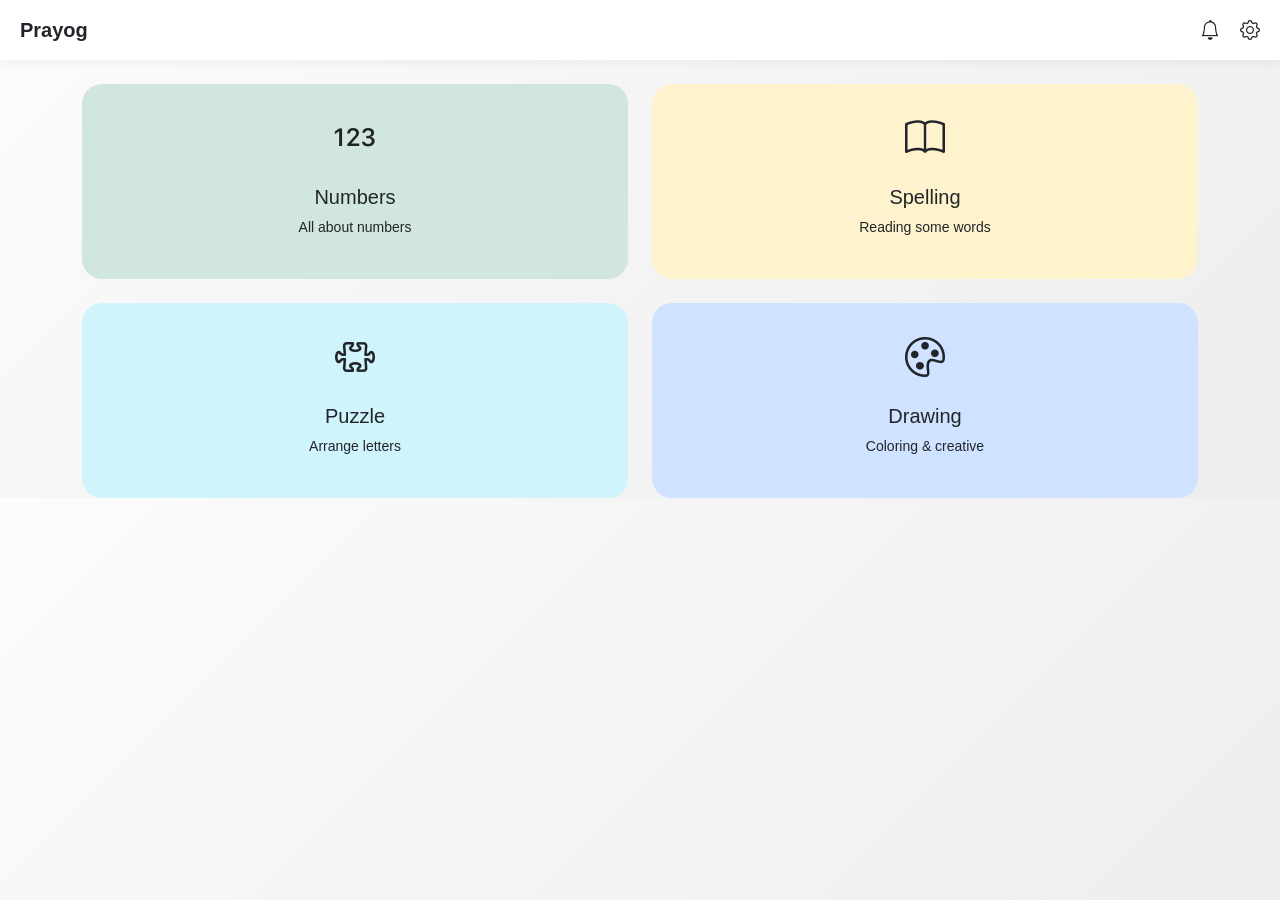
<file: index.html>
<!DOCTYPE html>
<html lang="en">
<head>
<meta charset="UTF-8">
<meta name="viewport" content="width=device-width, initial-scale=1.0">
<title>Prayog</title>

<link href="https://cdn.jsdelivr.net/npm/bootstrap@5.3.2/dist/css/bootstrap.min.css" rel="stylesheet">
<link href="https://cdn.jsdelivr.net/npm/bootstrap-icons/font/bootstrap-icons.css" rel="stylesheet">

<style>
body{
    background: linear-gradient(135deg,#fdfbfb,#ebedee);
    font-family: 'Poppins', sans-serif;
}
.app-header{
    background:#fff;
    padding:15px 20px;
    display:flex;
    justify-content:space-between;
    align-items:center;
    box-shadow:0 2px 10px rgba(0,0,0,0.05);
}
.app-name{
    font-weight:700;
    font-size:20px;
}
.custom-card{
    border:none;
    border-radius:20px;
    padding:25px;
    transition:.3s;
    cursor:pointer;
}
.custom-card:hover{
    transform:translateY(-5px);
    box-shadow:0 10px 25px rgba(0,0,0,0.1);
}
</style>
</head>
<body>

<!-- HEADER -->
<div class="app-header">
    <div class="app-name">Prayog</div>
    <div>
        <i class="bi bi-bell fs-5 me-3"></i>
        <a href="settings.html">
            <i class="bi bi-gear fs-5 text-dark"></i>
        </a>
    </div>
</div>

<!-- BODY -->
<div class="container mt-4">
    <div class="row g-4" id="cardContainer"></div>
</div>

<script>

/* ===============================
   LANGUAGE APPLY
=================================*/

const translations = {
    en: {},
    bn: {},
    hi: {}
};

const savedLang = localStorage.getItem("appLang") || "en";


/* ===============================
   LOAD CARDS FROM JSON
=================================*/

fetch("data.json")
.then(res => res.json())
.then(data => {

    let container = document.getElementById("cardContainer");

    data.forEach(item => {
        container.innerHTML += `
        <div class="col-6">
            <div class="custom-card ${item.bg}">
                <div class="text-center fs-1">
                    <i class="${item.icon}"></i>
                </div>
                <h5 class="mt-3 text-center">${item.title[savedLang]}</h5>
                <p class="text-center small">${item.subtitle[savedLang]}</p>
            </div>
        </div>
        `;
    });

});

</script>
</body>
</html>
</file>
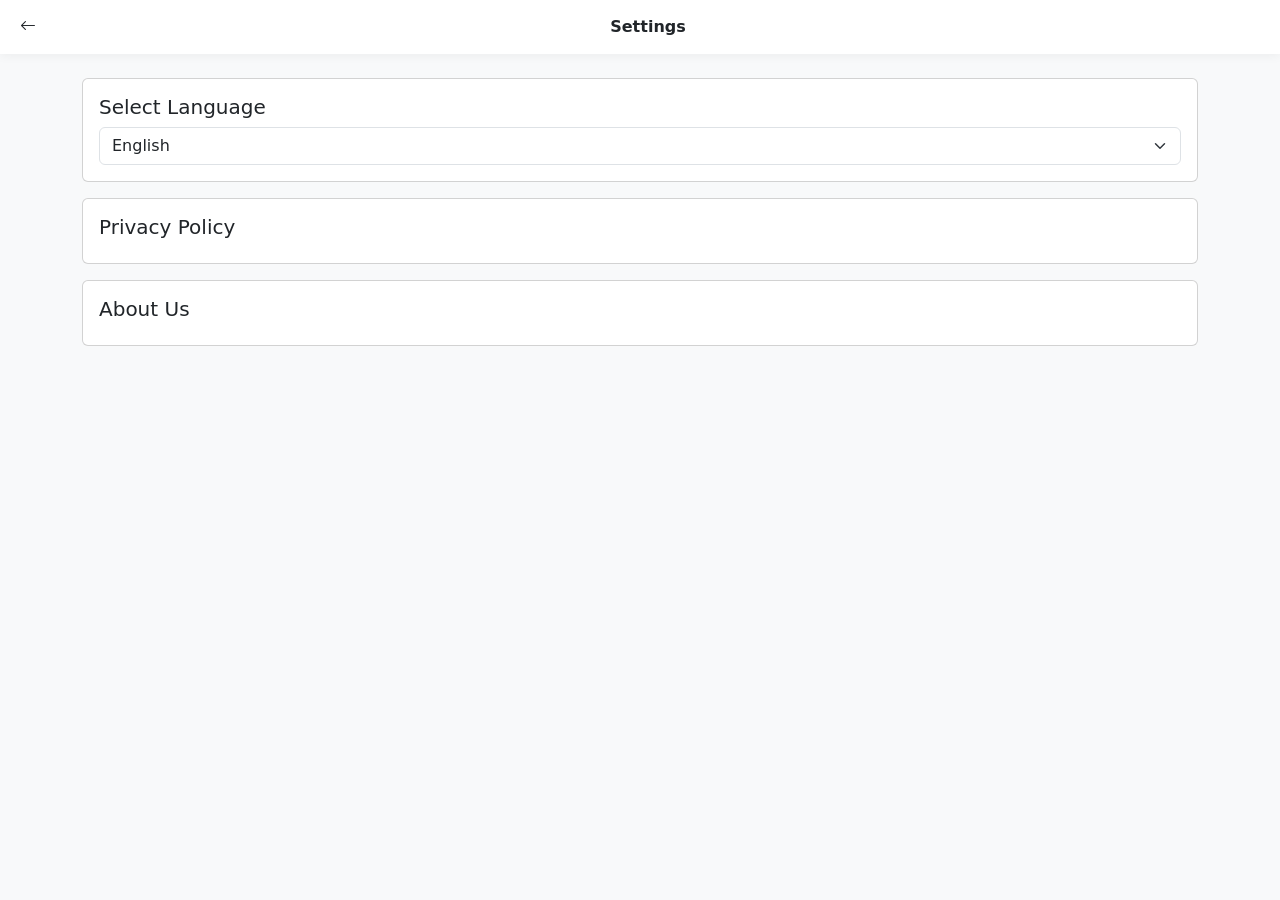
<file: setting.html>
<!DOCTYPE html>
<html lang="en">
<head>
<meta charset="UTF-8">
<meta name="viewport" content="width=device-width, initial-scale=1.0">
<title>Settings - Prayog</title>

<link href="https://cdn.jsdelivr.net/npm/bootstrap@5.3.2/dist/css/bootstrap.min.css" rel="stylesheet">
<link href="https://cdn.jsdelivr.net/npm/bootstrap-icons/font/bootstrap-icons.css" rel="stylesheet">

<style>
body{
    background:#f8f9fa;
}
.app-header{
    background:#fff;
    padding:15px 20px;
    display:flex;
    justify-content:space-between;
    align-items:center;
    box-shadow:0 2px 10px rgba(0,0,0,0.05);
}
</style>
</head>
<body>

<!-- HEADER -->
<div class="app-header">
    <div>
        <a href="index.html" class="text-dark text-decoration-none">
            <i class="bi bi-arrow-left"></i>
        </a>
    </div>
    <div class="fw-bold">Settings</div>
    <div></div>
</div>

<div class="container mt-4">

    <!-- Select Language -->
    <div class="card p-3 mb-3">
        <h5>Select Language</h5>
        <select class="form-select" onchange="changeLanguage(this.value)">
            <option value="en">English</option>
            <option value="bn">Bengali</option>
            <option value="hi">Hindi</option>
        </select>
    </div>

    <!-- Privacy Policy -->
    <a href="privacy.html" class="text-decoration-none">
        <div class="card p-3 mb-3">
            <h5>Privacy Policy</h5>
        </div>
    </a>

    <!-- About Us -->
    <a href="about.html" class="text-decoration-none">
        <div class="card p-3 mb-3">
            <h5>About Us</h5>
        </div>
    </a>

</div>

<script>

function changeLanguage(lang){
    localStorage.setItem("appLang", lang);
    alert("Language Updated Successfully");
}

</script>

</body>
</html>
</file>
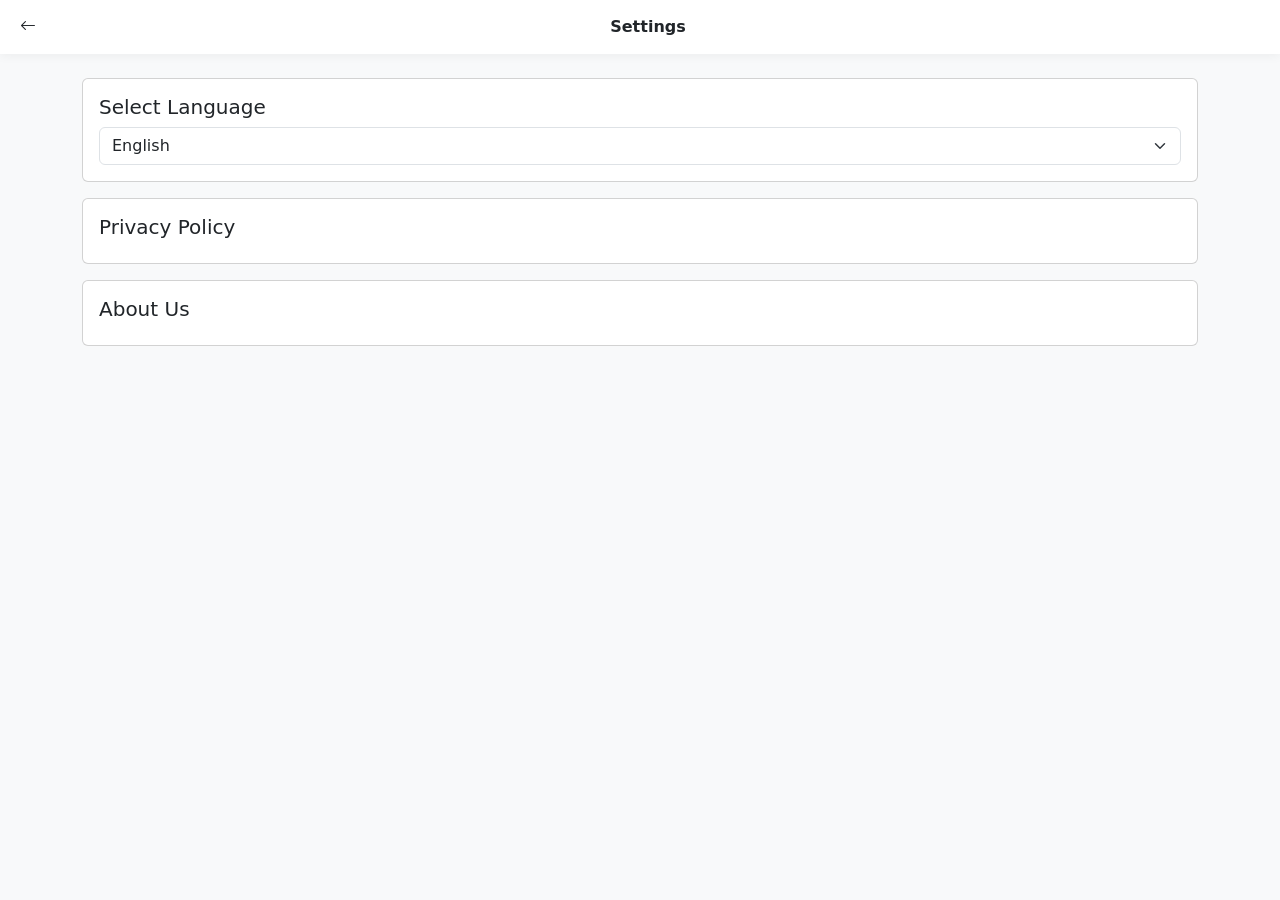
<file: settings.html>
<!DOCTYPE html>
<html lang="en">
<head>
<meta charset="UTF-8">
<meta name="viewport" content="width=device-width, initial-scale=1.0">
<title>Settings - Prayog</title>

<link href="https://cdn.jsdelivr.net/npm/bootstrap@5.3.2/dist/css/bootstrap.min.css" rel="stylesheet">
<link href="https://cdn.jsdelivr.net/npm/bootstrap-icons/font/bootstrap-icons.css" rel="stylesheet">

<style>
body{
    background:#f8f9fa;
}
.app-header{
    background:#fff;
    padding:15px 20px;
    display:flex;
    justify-content:space-between;
    align-items:center;
    box-shadow:0 2px 10px rgba(0,0,0,0.05);
}
</style>
</head>
<body>

<!-- HEADER -->
<div class="app-header">
    <div>
        <a href="index.html" class="text-dark text-decoration-none">
            <i class="bi bi-arrow-left"></i>
        </a>
    </div>
    <div class="fw-bold" data-lang="settings">Settings</div>
    <div></div>
</div>

<div class="container mt-4">

    <!-- Select Language -->
    <div class="card p-3 mb-3">
        <h5 data-lang="select_language">Select Language</h5>
        <select class="form-select" id="languageSelect">
            <option value="en">English</option>
            <option value="bn">Bengali</option>
            <option value="hi">Hindi</option>
        </select>
    </div>

    <!-- Privacy Policy -->
    <a href="privacy.html" class="text-decoration-none">
        <div class="card p-3 mb-3">
            <h5 data-lang="privacy_policy">Privacy Policy</h5>
        </div>
    </a>

    <!-- About Us -->
    <a href="about.html" class="text-decoration-none">
        <div class="card p-3 mb-3">
            <h5 data-lang="about">About Us</h5>
        </div>
    </a>

</div>

<script>

/* ===============================
   TRANSLATIONS
=================================*/

const translations = {
    en: {
        settings: "Settings",
        select_language: "Select Language",
        privacy_policy: "Privacy Policy",
        about: "About Us"
    },
    bn: {
        settings: "সেটিংস",
        select_language: "ভাষা নির্বাচন করুন",
        privacy_policy: "প্রাইভেসি পলিসি",
        about: "আমাদের সম্পর্কে"
    },
    hi: {
        settings: "सेटिंग्स",
        select_language: "भाषा चुनें",
        privacy_policy: "गोपनीयता नीति",
        about: "हमारे बारे में"
    }
};


/* ===============================
   APPLY LANGUAGE FUNCTION
=================================*/

function applyLanguage(lang){
    document.querySelectorAll("[data-lang]").forEach(el=>{
        const key = el.getAttribute("data-lang");
        el.innerText = translations[lang][key];
    });
}


/* ===============================
   INITIAL LOAD
=================================*/

const savedLang = localStorage.getItem("appLang") || "en";
applyLanguage(savedLang);

// Set dropdown selected value
document.getElementById("languageSelect").value = savedLang;


/* ===============================
   CHANGE LANGUAGE
=================================*/

document.getElementById("languageSelect").addEventListener("change", function(){
    const selectedLang = this.value;
    localStorage.setItem("appLang", selectedLang);
    applyLanguage(selectedLang);
});

</script>

</body>
</html>
</file>
